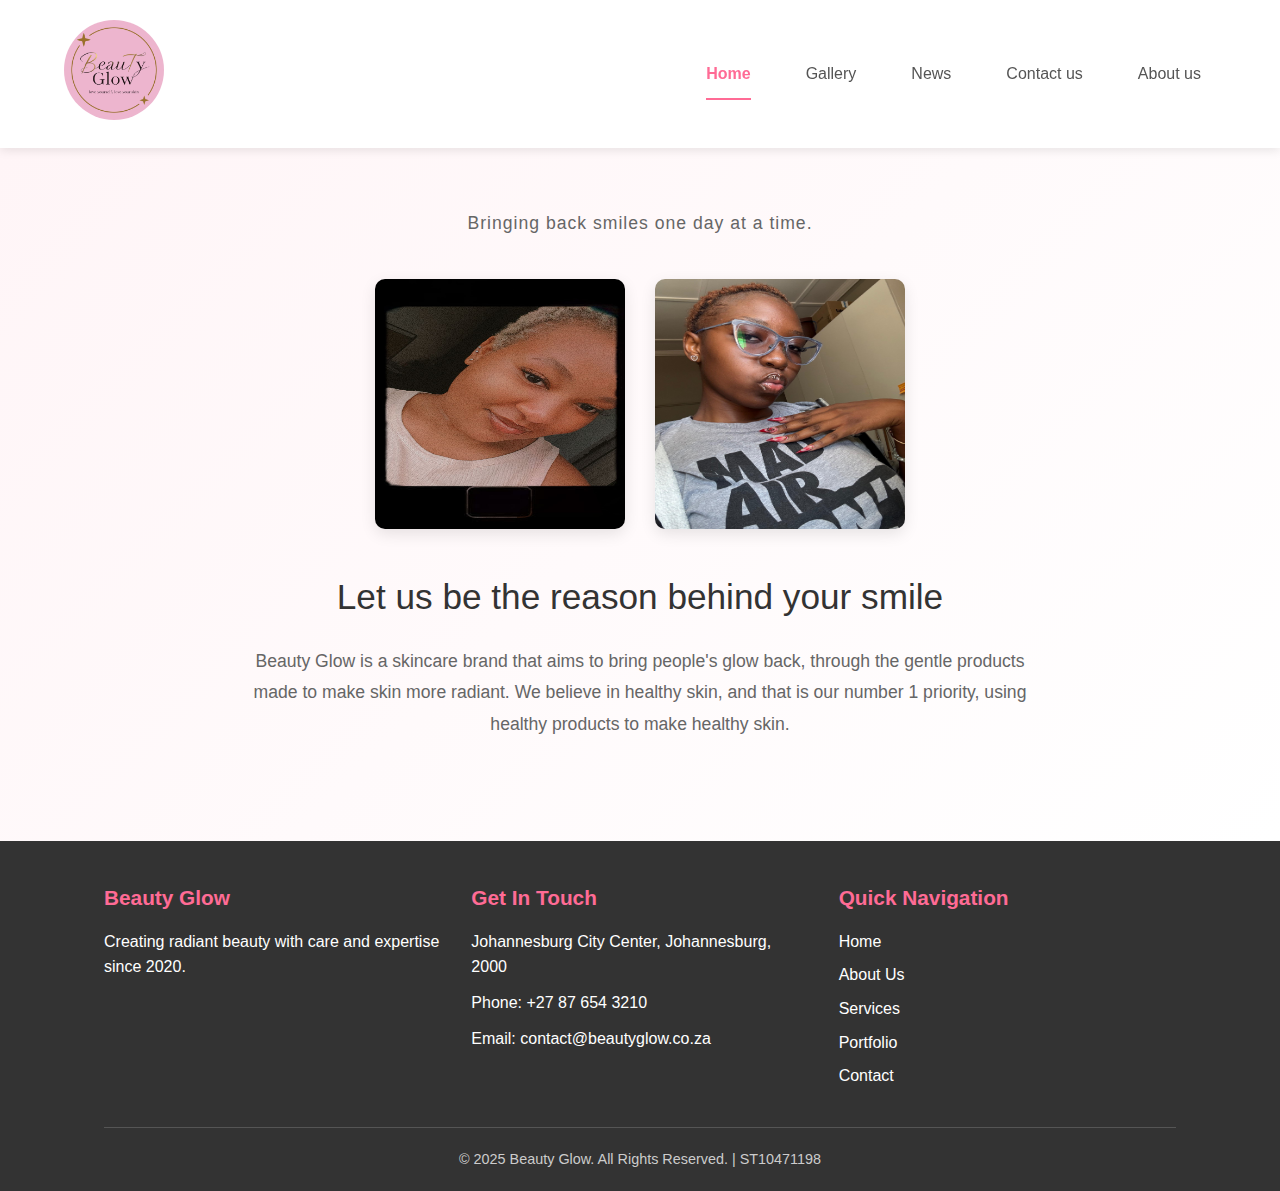
<file: index.html>
<!DOCTYPE html>
<html lang="en">
<head>
    <meta charset="UTF-8">
    <meta name="viewport" content="width=device-width, initial-scale=1.0">
    <title>Beauty Glow | Home</title>
    <link rel="stylesheet" href="CSS/index.css">
</head>
<body>
    <header>
        <div class="header-container">
            <div class="logo-container">
                <img src="Images/Logo.jpg" width="100" height="100" alt="Beauty Glow Logo">
            </div>
            <nav class="nav-container">
                <a href="./index.html" class="nav-link active">Home</a>
                <a href="./gallery.html" class="nav-link">Gallery</a>
                <a href="./news.html" class="nav-link">News</a>
                <a href="./contact.html" class="nav-link">Contact us</a>          
                <a href="./about.html" class="nav-link">About us</a> 
            </nav> 
        </div>
    </header>  
    <main>
        <div class="hero-section">
            <div class="hero-content">
                <p class="tagline">Bringing back smiles one day at a time.</p>
                <div class="image-container">
                    <img src="Images/WhatsApp Image 2025-08-21 at 12.50.28.jpeg" alt="Beauty product" height="250" width="250">
                    <img src="Images/WhatsApp Image 2025-08-21 at 13.50.33_f8673d35.jpg" alt="Beauty product" height="250" width="250">
                </div>
                <h2>Let us be the reason behind your smile</h2>
                <p>Beauty Glow is a skincare brand that aims to bring people's glow back, through the gentle products made to make skin more radiant. We believe in healthy skin, and that is our number 1 priority, using healthy products to make healthy skin.</p>
            </div>
        </div>
    </main>
    <footer>
        <div class="footer-container">
            <div class="footer-content">
                <div class="footer-section">
                    <h3>Beauty Glow</h3>
                    <p>Creating radiant beauty with care and expertise since 2020.</p>
                </div>
                <div class="footer-section">
                    <h3>Get In Touch</h3>
                    <p>Johannesburg City Center, Johannesburg, 2000</p>
                    <p>Phone: +27 87 654 3210</p>
                    <p>Email: contact@beautyglow.co.za</p>
                </div>
                <div class="footer-section">
                    <h3>Quick Navigation</h3>
                    <ul>
                        <li><a href="./index.html">Home</a></li>
                        <li><a href="./about.html">About Us</a></li>
                        <li><a href="./gallery.html">Services</a></li>
                        <li><a href="./gallery.html">Portfolio</a></li>
                        <li><a href="./contact.html">Contact</a></li>
                    </ul>
                </div>
            </div>
            <div class="footer-bottom">
                <p>&copy; 2025 Beauty Glow. All Rights Reserved. | ST10471198</p>
            </div>
        </div>
    </footer>
</body>
</html>
</file>
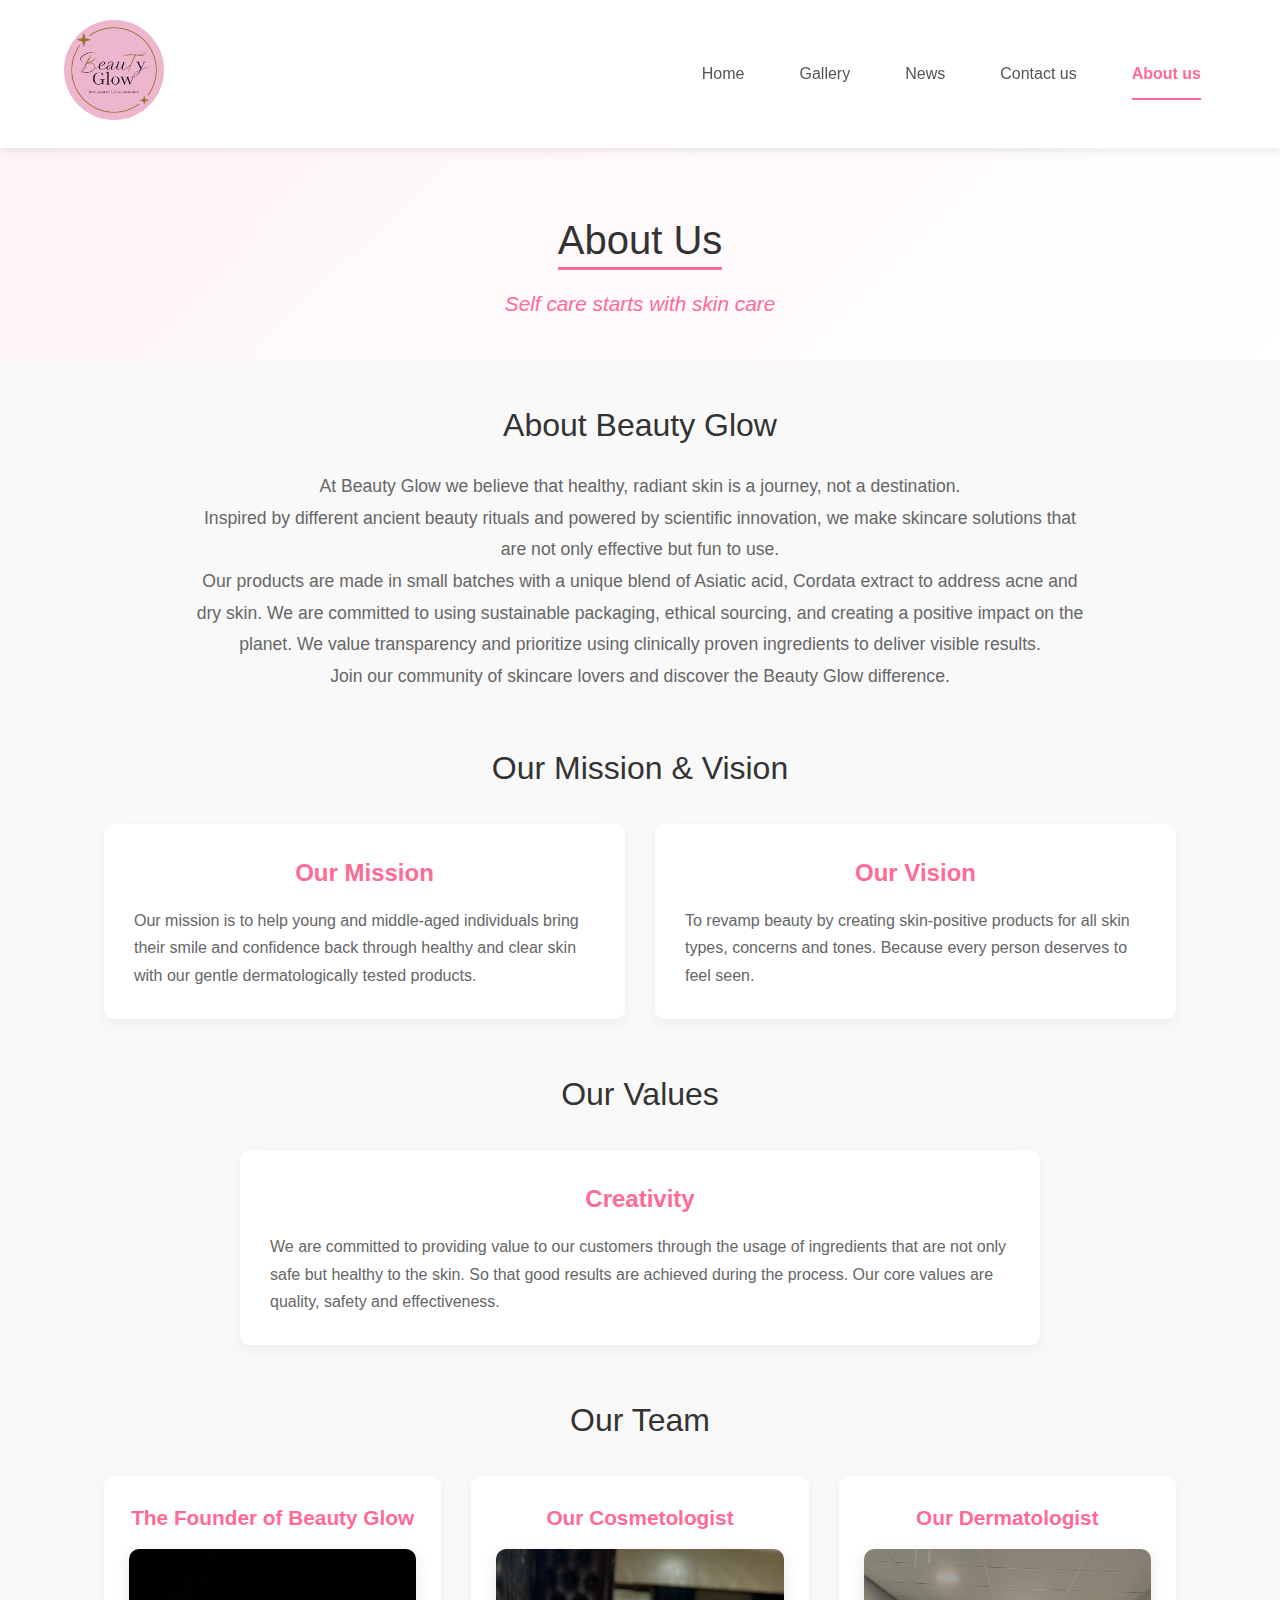
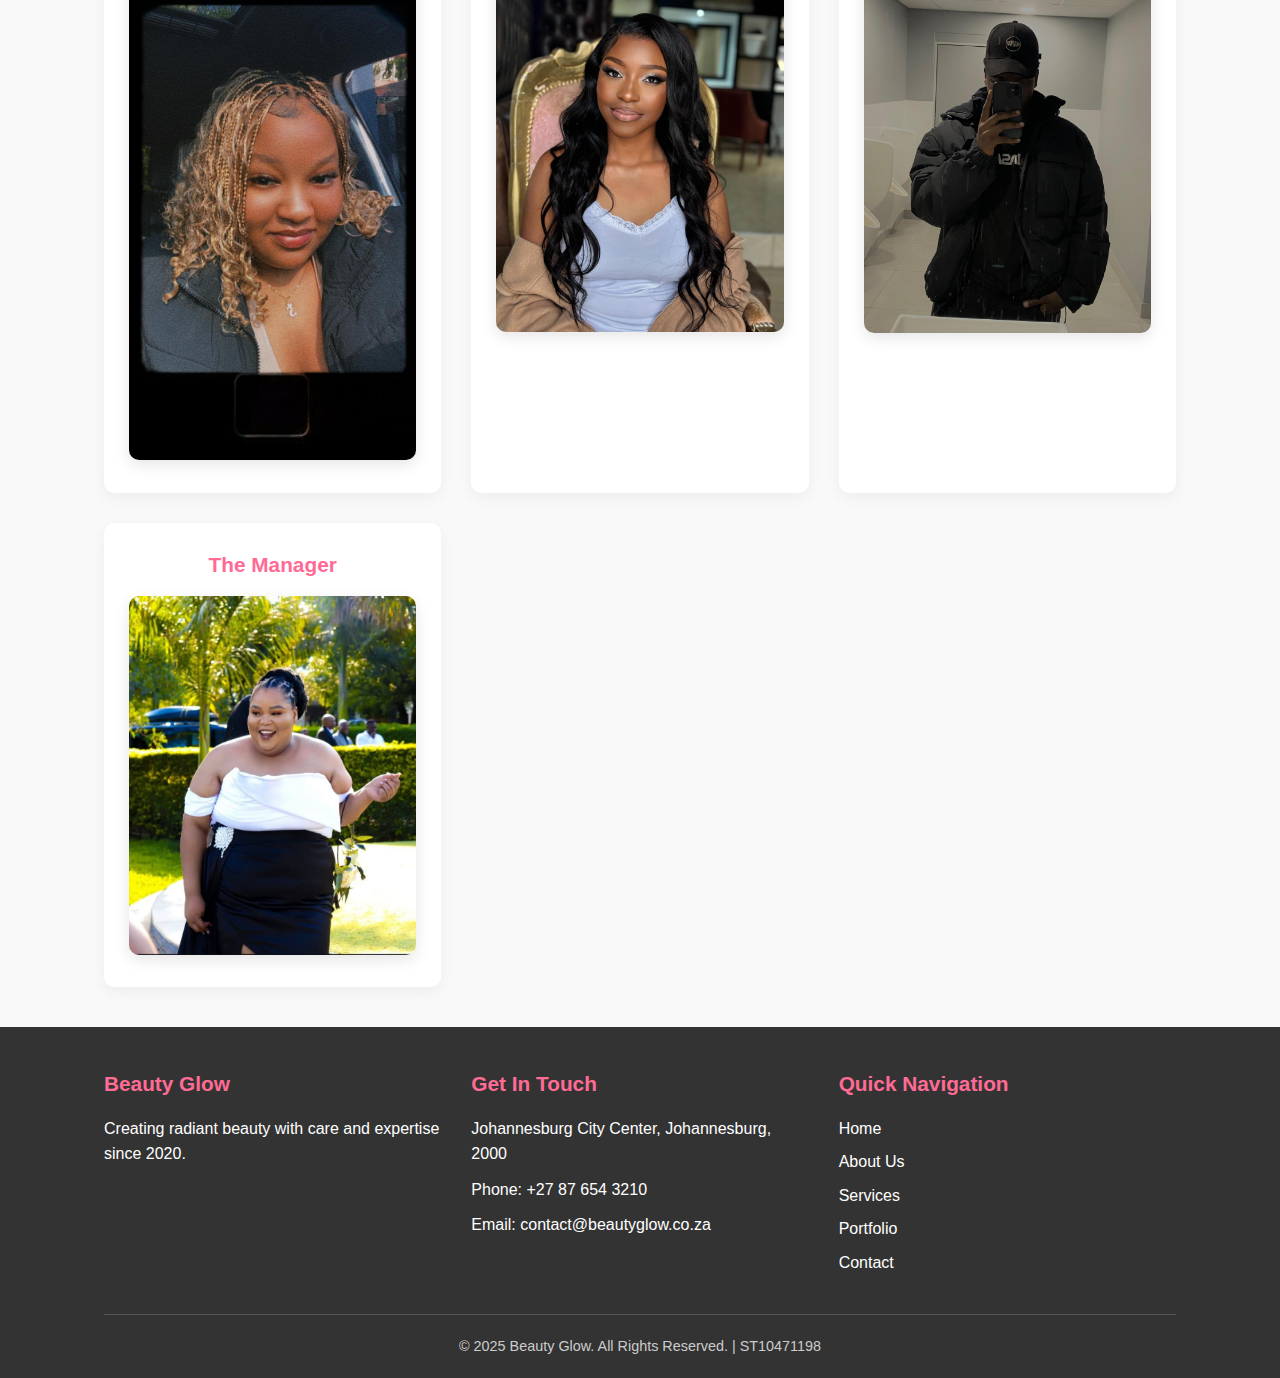
<file: about.html>
<!DOCTYPE html>
<html lang="en">
<head>
    <meta charset="UTF-8">
    <meta name="viewport" content="width=device-width, initial-scale=1.0">
    <title>Beauty Glow | About Us</title>
    <link rel="stylesheet" href="CSS/about.css">
</head>
<body>
    <header>
        <div class="header-container">
            <div class="logo-container">
                <img src="Images/Logo.jpg" width="100" height="100" alt="Beauty Glow Logo">
            </div>
            <nav class="nav-container">
                <a href="./index.html">Home</a>
                <a href="./gallery.html">Gallery</a>
                <a href="./news.html">News</a>
                <a href="./contact.html">Contact us</a>          
                <a href="./about.html" class="active">About us</a> 
            </nav> 
        </div>
    </header>

    <main>
        <div class="page-header">
            <h1><span class="underline">About Us</span></h1>
            <p class="tagline">Self care starts with skin care</p>
        </div>

        <div class="container">
            <section class="about-intro">
                <h2>About Beauty Glow</h2>
                <p>At Beauty Glow we believe that healthy, radiant skin is a journey, not a destination.<br>
                    Inspired by different ancient beauty rituals and powered by scientific innovation, we make skincare solutions that are not only effective but fun to use.<br>
                    Our products are made in small batches with a unique blend of Asiatic acid, Cordata extract to address acne and dry skin. We are committed to using sustainable packaging, ethical sourcing, and creating a positive impact on the planet. 
                    We value transparency and prioritize using clinically proven ingredients to deliver visible results.<br>
                    Join our community of skincare lovers and discover the Beauty Glow difference.</p>
            </section>

            <div class="mission-vision">
                <h2>Our Mission & Vision</h2>
                <div class="mv-container">
                    <div class="mission">
                        <h3>Our Mission</h3>
                        <p>Our mission is to help young and middle-aged individuals bring their smile and confidence back through healthy and clear skin with our gentle dermatologically tested products.</p>
                    </div>
                    <div class="vision">
                        <h3>Our Vision</h3>
                        <p>To revamp beauty by creating skin-positive products for all skin types, concerns and tones. Because every person deserves to feel seen.</p>
                    </div>
                </div>
            </div>

            <div class="values">
                <h2>Our Values</h2>
                <div class="values-container">
                    <div class="value-card">
                        <h3>Creativity</h3>
                        <p>We are committed to providing value to our customers through the usage of ingredients that are not only safe but healthy to the skin. So that good results are achieved during the process. Our core values are quality, safety and effectiveness.</p>
                    </div>
                </div>
            </div>

            <div class="team">
                <h2>Our Team</h2>
                <div class="team-container">
                    <div class="team-member">
                        <h3>The Founder of Beauty Glow</h3>
                        <img src="Images/WhatsApp Image 2025-08-25 at 23.10.07_d0c48fa0.jpg" alt="Founder of Beauty Glow" height="300" width="250">
                    </div>
                    <div class="team-member">
                        <h3>Our Cosmetologist</h3>
                        <img src="Images/WhatsApp Image 2025-08-25 at 23.09.21_90b1a6b1.jpg" alt="Cosmetologist" height="300" width="300">
                    </div>
                    <div class="team-member">
                        <h3>Our Dermatologist</h3>
                        <img src="Images/WhatsApp Image 2025-08-25 at 23.10.54_fabcdf73.jpg" alt="Dermatologist" height="300" width="300">
                    </div>
                    <div class="team-member">
                        <h3>The Manager</h3>
                        <img src="Images/WhatsApp Image 2025-08-25 at 23.17.27_24e3911d.jpg" alt="Manager" height="300" width="300">
                    </div>
                </div>
            </div>
        </div>
    </main>

    <footer>
        <div class="footer-container">
            <div class="footer-content">
                <div class="footer-section">
                    <h3>Beauty Glow</h3>
                    <p>Creating radiant beauty with care and expertise since 2020.</p>
                </div>
                <div class="footer-section">
                    <h3>Get In Touch</h3>
                    <p>Johannesburg City Center, Johannesburg, 2000</p>
                    <p>Phone: +27 87 654 3210</p>
                    <p>Email: contact@beautyglow.co.za</p>
                </div>
                <div class="footer-section">
                    <h3>Quick Navigation</h3>
                    <ul>
                        <li><a href="./index.html">Home</a></li>
                        <li><a href="./about.html">About Us</a></li>
                        <li><a href="./gallery.html">Services</a></li>
                        <li><a href="./gallery.html">Portfolio</a></li>
                        <li><a href="./contact.html">Contact</a></li>
                    </ul>
                </div>
            </div>
            <div class="footer-bottom">
                <p>&copy; 2025 Beauty Glow. All Rights Reserved. | ST10471198</p>
            </div>
        </div>
    </footer>
</body>
</html>
</file>
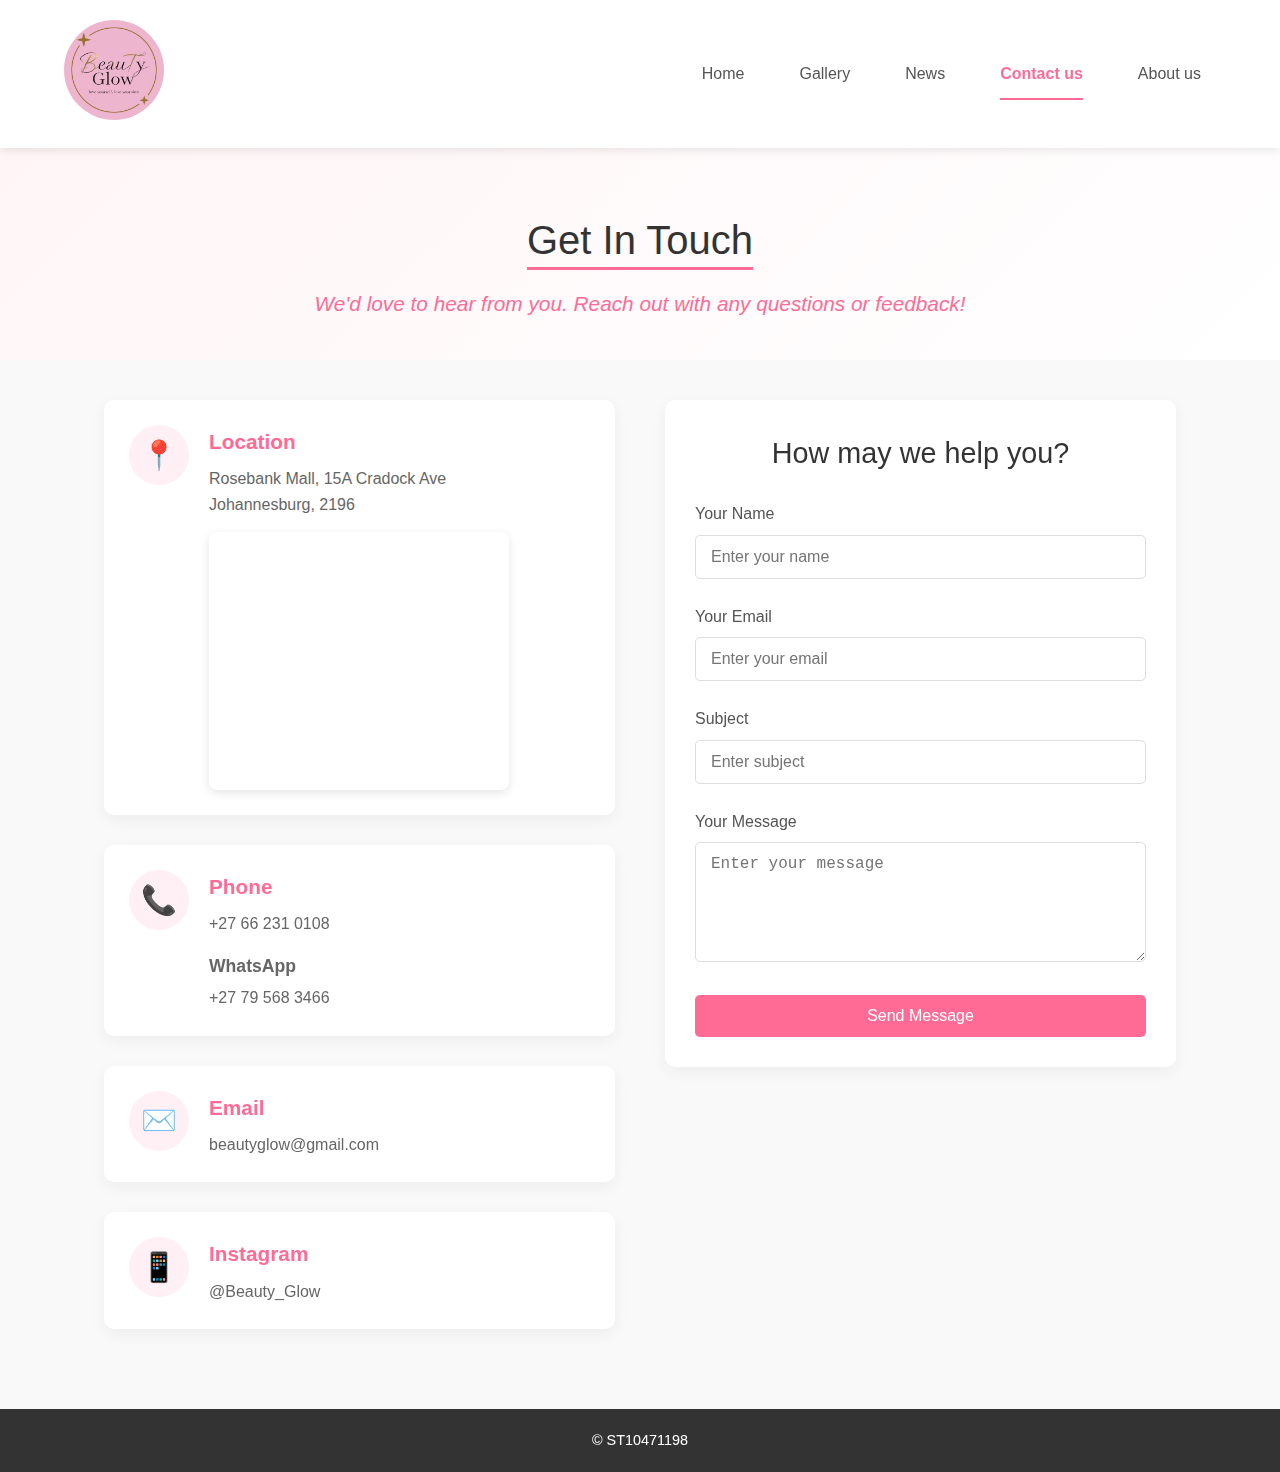
<file: contact.html>
<!DOCTYPE html>
<html lang="en">
<head>
    <meta charset="UTF-8">
    <meta name="viewport" content="width=device-width, initial-scale=1.0">
    <title>Beauty Glow | Get in Touch</title>
    <link rel="stylesheet" href="CSS/contact.css">
</head>
<body>
    <header>
        <div class="header-container">
            <div class="logo-container">
                <img src="Images/Logo.jpg" width="100" height="100" alt="Beauty Glow Logo">
            </div>
            <nav class="nav-container">
                <a href="./index.html">Home</a>
                <a href="./gallery.html">Gallery</a>
                <a href="./news.html">News</a>
                <a href="./contact.html" class="active">Contact us</a>          
                <a href="./about.html">About us</a> 
            </nav> 
        </div>
    </header>
    
    <main>
        <div class="page-header">
            <h1><span class="underline">Get In Touch</span></h1>
            <p class="tagline">We'd love to hear from you. Reach out with any questions or feedback!</p>
        </div>
        
        <div class="container">
            <div class="contact-content">
                <div class="contact-info">
                    <div class="info-item">
                        <div class="info-icon">📍</div>
                        <div class="info-details">
                            <h3>Location</h3>
                            <p>Rosebank Mall, 15A Cradock Ave<br>Johannesburg, 2196</p>
                            <div class="map-container">
                                <iframe src="https://www.google.com/maps/embed?pb=!1m18!1m12!1m3!1d3650213.240184523!2d27.967899283713344!3d-26.691310672979554!2m3!1f0!2f0!3f0!3m2!1i1024!2i768!4f13.1!3m3!1m2!1s0x1e950c8d37b50aaf%3A0x14ea91e5828c79e9!2sRosebank%20Mall!5e0!3m2!1sen!2sie!4v1756231025157!5m2!1sen!2sie" width="100%" height="250" style="border:0;" allowfullscreen="" loading="lazy" referrerpolicy="no-referrer-when-downgrade"></iframe>
                            </div>
                        </div>
                    </div>
                    
                    <div class="info-item">
                        <div class="info-icon">📞</div>
                        <div class="info-details">
                            <h3>Phone</h3>
                            <p>+27 66 231 0108</p>
                            <h4>WhatsApp</h4>
                            <p>+27 79 568 3466</p>
                        </div>
                    </div>
                    
                    <div class="info-item">
                        <div class="info-icon">✉️</div>
                        <div class="info-details">
                            <h3>Email</h3>
                            <p>beautyglow@gmail.com</p>
                        </div>
                    </div>
                    
                    <div class="info-item">
                        <div class="info-icon">📱</div>
                        <div class="info-details">
                            <h3>Instagram</h3>
                            <p>@Beauty_Glow</p>
                        </div>
                    </div>
                </div>
                
                <div class="contact-form-section">
                    <h2>How may we help you?</h2>
                    <div class="contact-form">
                        <form id="contactForm">
                            <div class="form-group">
                                <label for="name">Your Name</label>
                                <input type="text" id="name" class="form-control" placeholder="Enter your name" required>
                            </div>
                            
                            <div class="form-group">
                                <label for="email">Your Email</label>
                                <input type="email" id="email" class="form-control" placeholder="Enter your email" required>
                            </div>
                            
                            <div class="form-group">
                                <label for="subject">Subject</label>
                                <input type="text" id="subject" class="form-control" placeholder="Enter subject">
                            </div>
                            
                            <div class="form-group">
                                <label for="message">Your Message</label>
                                <textarea id="message" class="form-control" placeholder="Enter your message" rows="5" required></textarea>
                            </div>
                            
                            <button type="submit" class="btn">Send Message</button>
                        </form>
                    </div>
                </div>
            </div>
        </div>
    </main>
    
    <footer>
        <p>&copy; ST10471198</p>
    </footer>    
</body>
</html>
</file>
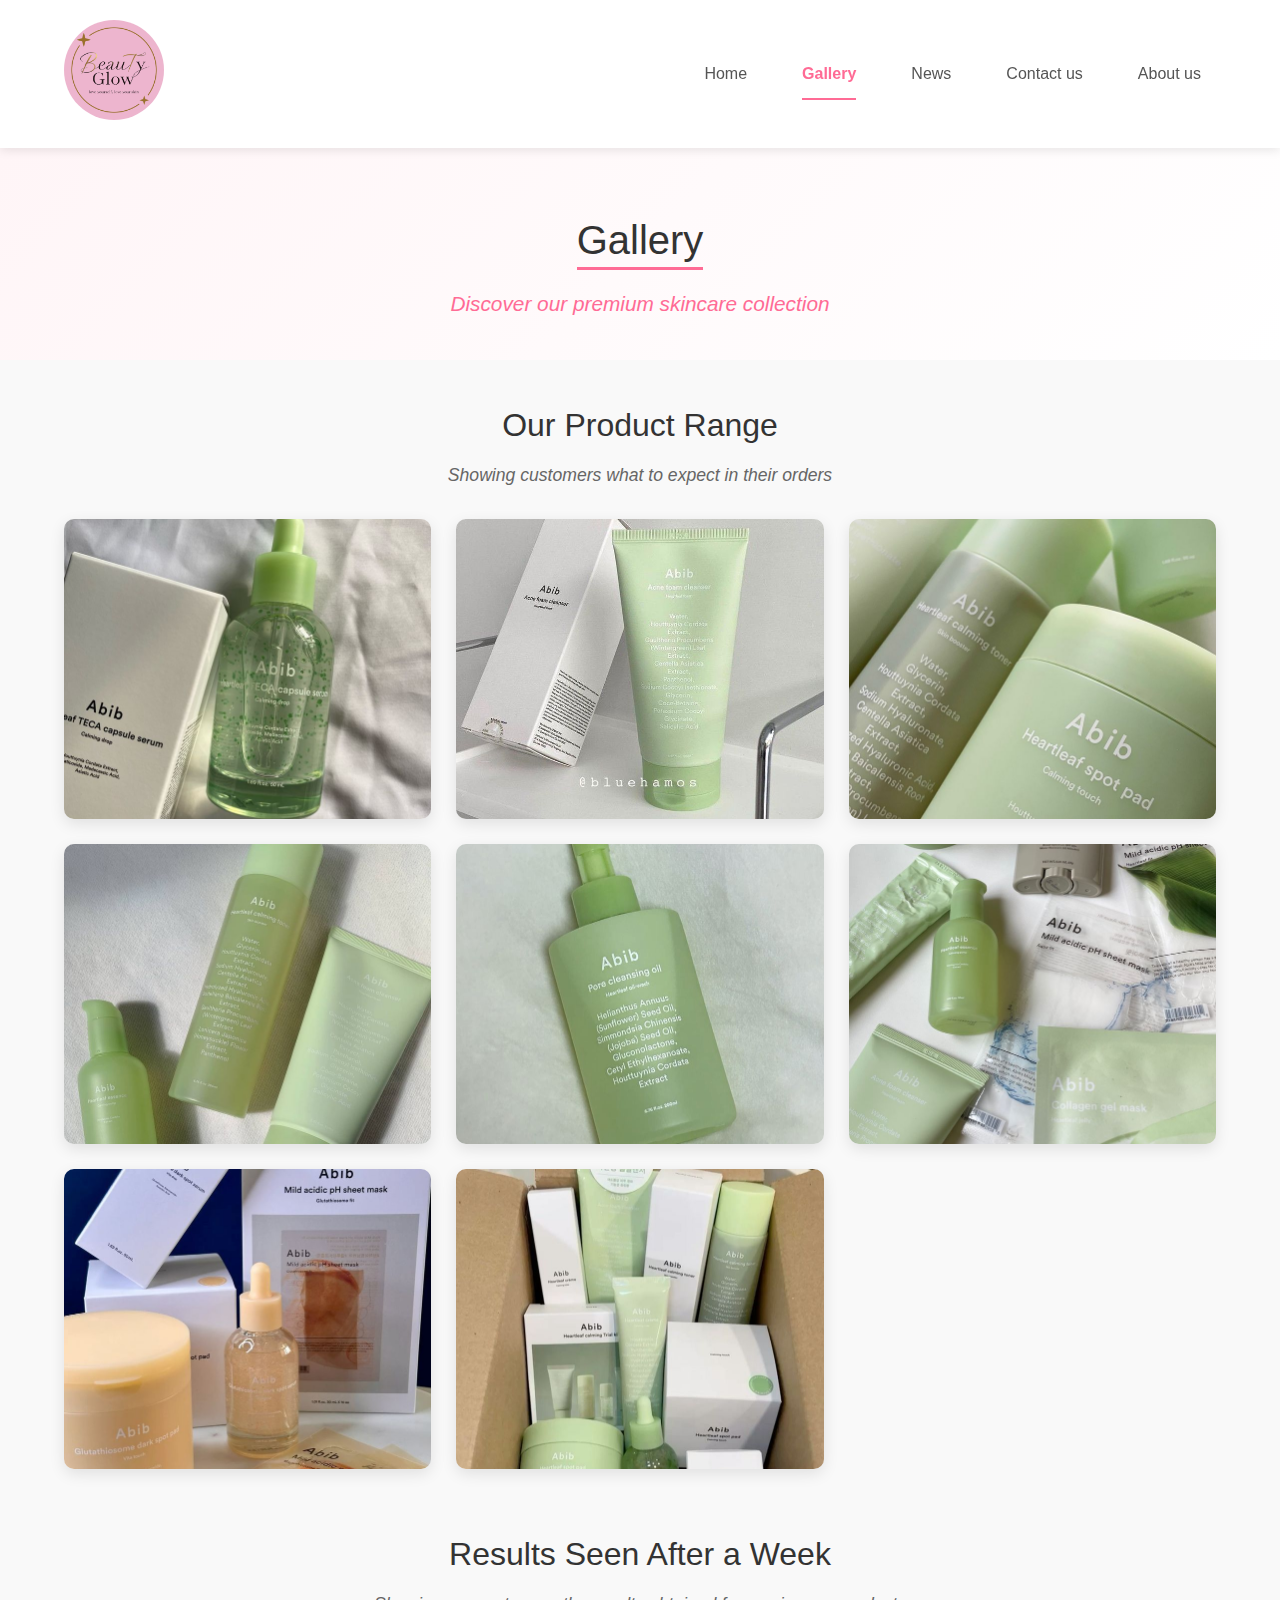
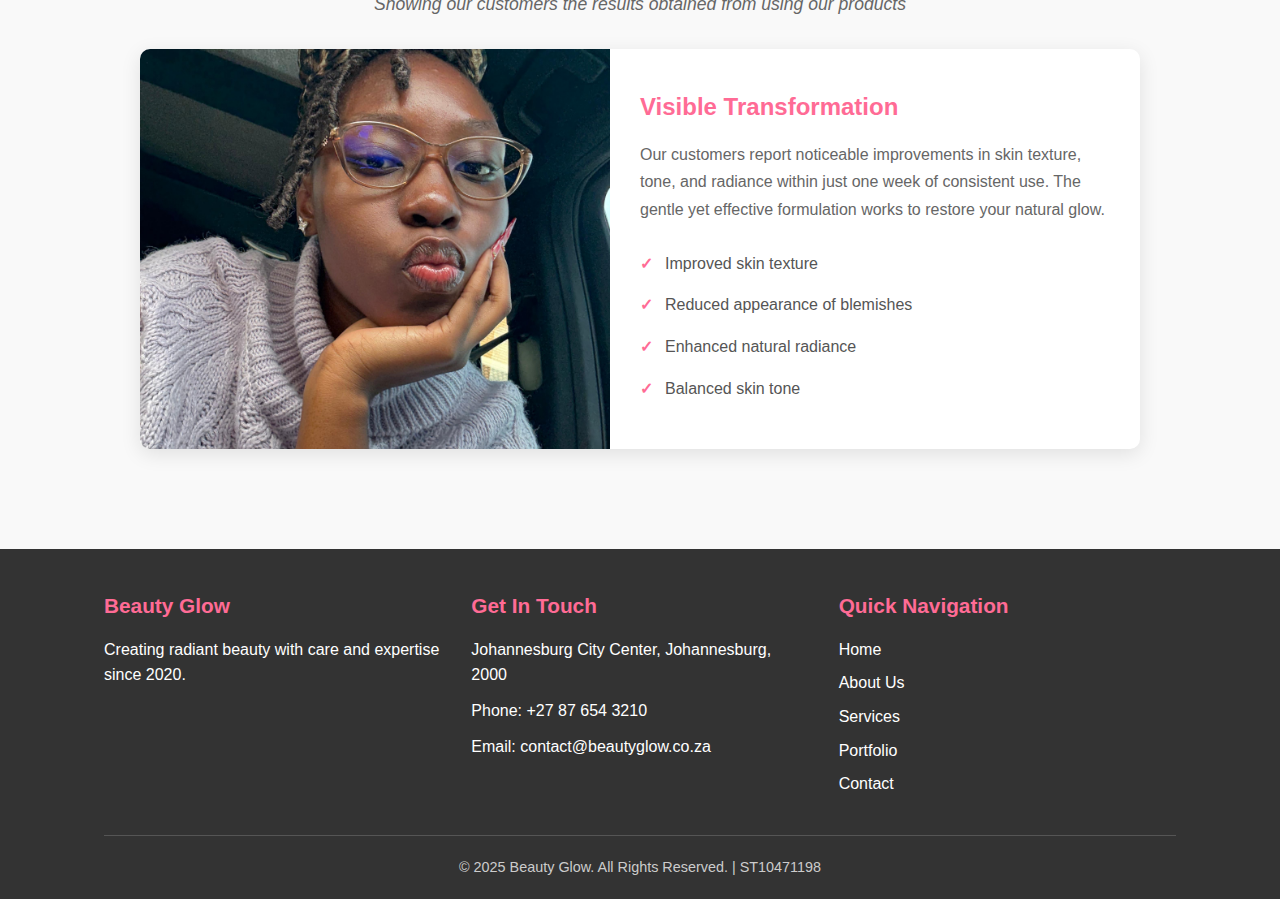
<file: gallery.html>
<!DOCTYPE html>
<html lang="en">
<head>
    <meta charset="UTF-8">
    <meta name="viewport" content="width=device-width, initial-scale=1.0">
    <title>Beauty Glow | Gallery</title>
    <link rel="stylesheet" href="CSS/gallery.css">
</head>
<body>
    <header>
        <div class="header-container">
            <div class="logo-container">
                <img src="Images/Logo.jpg" width="100" height="100" alt="Beauty Glow Logo">
            </div>
            <nav class="nav-container">
                <a href="./index.html">Home</a>
                <a href="./gallery.html" class="active">Gallery</a>
                <a href="./news.html">News</a>
                <a href="./contact.html">Contact us</a>          
                <a href="./about.html">About us</a>
            </nav> 
        </div>
    </header>

    <main>
        <div class="page-header">
            <h1><span class="underline">Gallery</span></h1>
            <p class="tagline">Discover our premium skincare collection</p>
        </div>

        <div class="container">
            <section class="gallery-section">
                <h2>Our Product Range</h2>
                <p class="section-description">Showing customers what to expect in their orders</p>
                
                <div class="gallery-grid">
                    <div class="gallery-item">
                        <img src="Images/WhatsApp Image 2025-08-21 at 12.13.34 (1).jpeg" alt="Beauty Glow Product 1">
                        <div class="image-overlay">
                            <p>Premium Skincare Solution</p>
                        </div>
                    </div>
                    <div class="gallery-item">
                        <img src="Images/WhatsApp Image 2025-08-21 at 12.13.34 (2).jpeg" alt="Beauty Glow Product 2">
                        <div class="image-overlay">
                            <p>Natural Ingredients</p>
                        </div>
                    </div>
                    <div class="gallery-item">
                        <img src="Images/WhatsApp Image 2025-08-21 at 12.13.34 (3).jpeg" alt="Beauty Glow Product 3">
                        <div class="image-overlay">
                            <p>Dermatologically Tested</p>
                        </div>
                    </div>
                    <div class="gallery-item">
                        <img src="Images/WhatsApp Image 2025-08-21 at 12.13.34 (4).jpeg" alt="Beauty Glow Product 4">
                        <div class="image-overlay">
                            <p>Gentle Formulation</p>
                        </div>
                    </div>
                    <div class="gallery-item">
                        <img src="Images/WhatsApp Image 2025-08-21 at 12.13.34 (5).jpeg" alt="Beauty Glow Product 5">
                        <div class="image-overlay">
                            <p>Visible Results</p>
                        </div>
                    </div>
                    <div class="gallery-item">
                        <img src="Images/WhatsApp Image 2025-08-21 at 12.13.34 (6).jpeg" alt="Beauty Glow Product 6">
                        <div class="image-overlay">
                            <p>Skin Renewal</p>
                        </div>
                    </div>
                    <div class="gallery-item">
                        <img src="Images/WhatsApp Image 2025-08-21 at 12.13.34 (7).jpeg" alt="Beauty Glow Product 7">
                        <div class="image-overlay">
                            <p>Radiant Complexion</p>
                        </div>
                    </div>
                    <div class="gallery-item">
                        <img src="Images/WhatsApp Image 2025-08-21 at 12.13.34.jpeg" alt="Beauty Glow Product 8">
                        <div class="image-overlay">
                            <p>Complete Care</p>
                        </div>
                    </div>
                </div>
            </section>

            <section class="results-section">
                <h2>Results Seen After a Week</h2>
                <p class="section-description">Showing our customers the results obtained from using our products</p>
                
                <div class="results-container">
                    <div class="result-item">
                        <img src="Images/WhatsApp Image 2025-08-21 at 13.50.33_96a91c10.jpg" alt="Results after using Beauty Glow products">
                        <div class="result-info">
                            <h3>Visible Transformation</h3>
                            <p>Our customers report noticeable improvements in skin texture, tone, and radiance within just one week of consistent use. The gentle yet effective formulation works to restore your natural glow.</p>
                            <ul>
                                <li>Improved skin texture</li>
                                <li>Reduced appearance of blemishes</li>
                                <li>Enhanced natural radiance</li>
                                <li>Balanced skin tone</li>
                            </ul>
                        </div>
                    </div>
                </div>
            </section>
        </div>
    </main>

    <footer>
        <div class="footer-container">
            <div class="footer-content">
                <div class="footer-section">
                    <h3>Beauty Glow</h3>
                    <p>Creating radiant beauty with care and expertise since 2020.</p>
                </div>
                <div class="footer-section">
                    <h3>Get In Touch</h3>
                    <p>Johannesburg City Center, Johannesburg, 2000</p>
                    <p>Phone: +27 87 654 3210</p>
                    <p>Email: contact@beautyglow.co.za</p>
                </div>
                <div class="footer-section">
                    <h3>Quick Navigation</h3>
                    <ul>
                        <li><a href="./index.html">Home</a></li>
                        <li><a href="./about.html">About Us</a></li>
                        <li><a href="./gallery.html">Services</a></li>
                        <li><a href="./gallery.html">Portfolio</a></li>
                        <li><a href="./contact.html">Contact</a></li>
                    </ul>
                </div>
            </div>
            <div class="footer-bottom">
                <p>&copy; 2025 Beauty Glow. All Rights Reserved. | ST10471198</p>
            </div>
        </div>
    </footer>
</body>
</html>
</file>
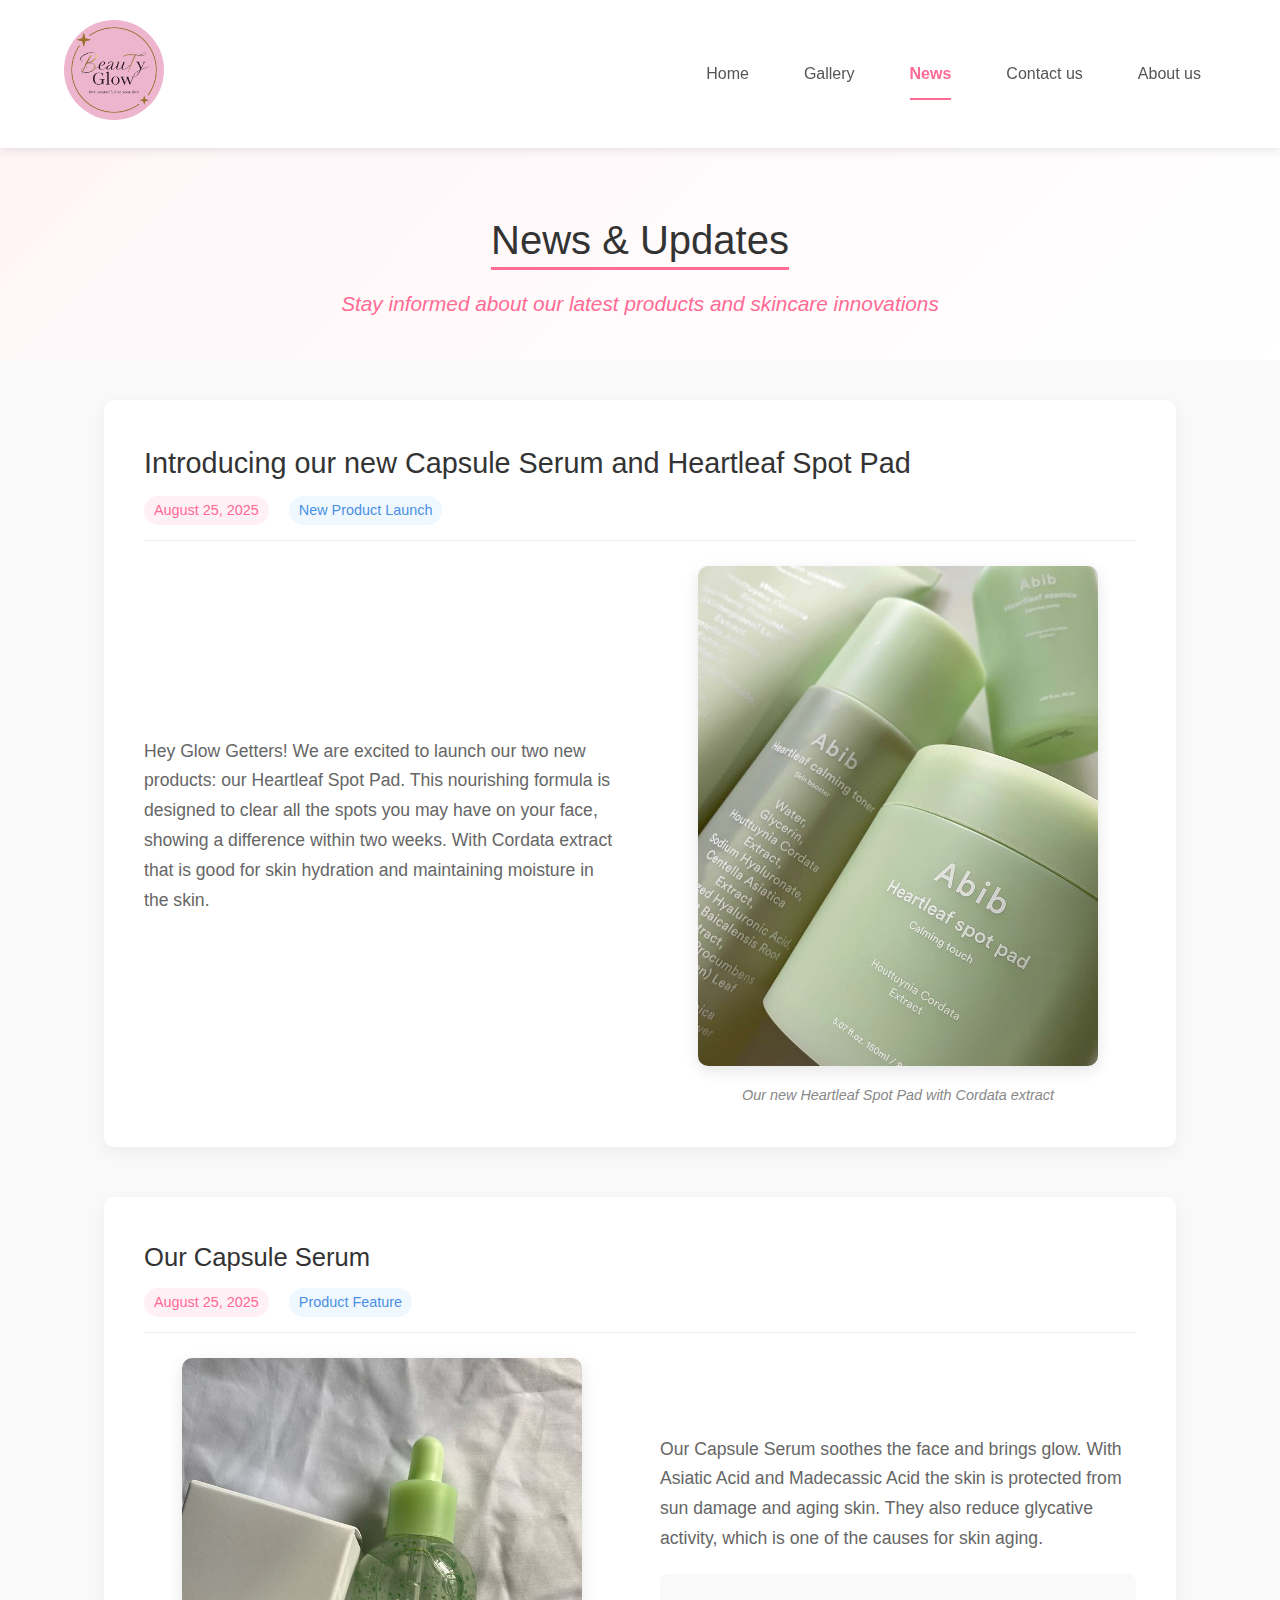
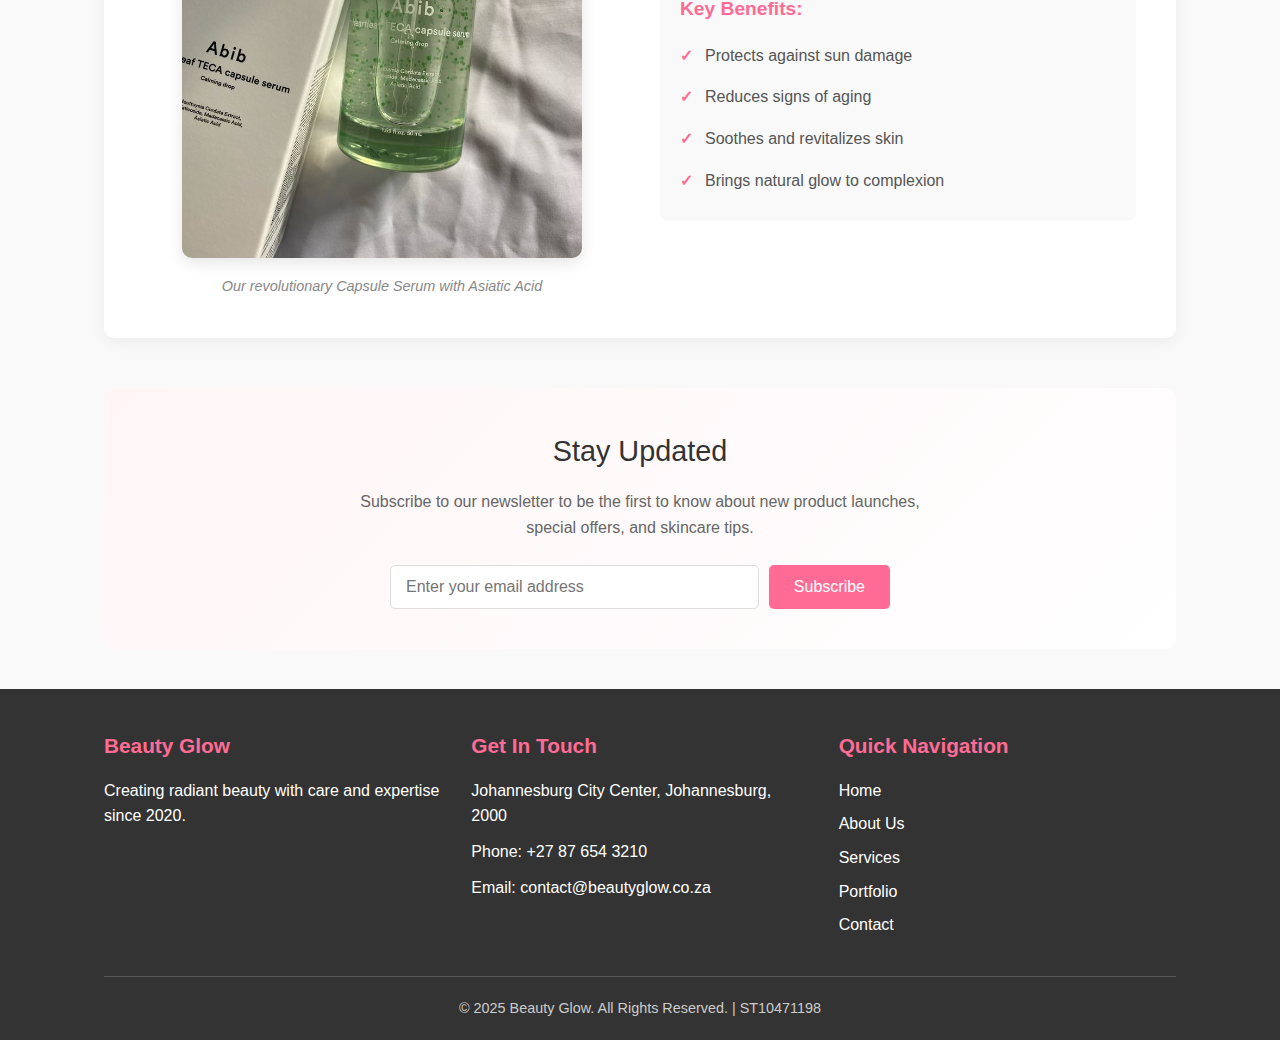
<file: news.html>
<!DOCTYPE html>
<html lang="en">
<head>
    <meta charset="UTF-8">
    <meta name="viewport" content="width=device-width, initial-scale=1.0">
    <title>Beauty Glow | News</title>
    <link rel="stylesheet" href="CSS/news.css">
</head>
<body>
    <header>
        <div class="header-container">
            <div class="logo-container">
                <img src="Images/Logo.jpg" width="100" height="100" alt="Beauty Glow Logo">
            </div>
            <nav class="nav-container">
                <a href="./index.html">Home</a>
                <a href="./gallery.html">Gallery</a>
                <a href="./news.html" class="active">News</a>
                <a href="./contact.html">Contact us</a>          
                <a href="./about.html">About us</a>
            </nav> 
        </div>
    </header>

    <main>
        <div class="page-header">
            <h1><span class="underline">News & Updates</span></h1>
            <p class="tagline">Stay informed about our latest products and skincare innovations</p>
        </div>

        <div class="container">
            <!--this is where we show our customers our new releases and what the products do-->
            <article class="news-article">
                <div class="article-header">
                    <h2>Introducing our new Capsule Serum and Heartleaf Spot Pad</h2>
                    <div class="article-meta">
                        <span class="date">August 25, 2025</span>
                        <span class="category">New Product Launch</span>
                    </div>
                </div>
                
                <div class="article-content">
                    <div class="text-content">
                        <p>Hey Glow Getters! We are excited to launch our two new products: our Heartleaf Spot Pad. This nourishing formula is designed to clear all the spots you may have on your face, showing a difference within two weeks. With Cordata extract that is good for skin hydration and maintaining moisture in the skin.</p>
                    </div>
                    <div class="image-content">
                        <img src="Images/WhatsApp Image 2025-08-21 at 12.13.34 (3).jpeg" alt="Heartleaf Spot Pad" class="product-image">
                        <p class="image-caption">Our new Heartleaf Spot Pad with Cordata extract</p>
                    </div>
                </div>
            </article>

            <article class="news-article">
                <div class="article-header">
                    <h3>Our Capsule Serum</h3>
                    <div class="article-meta">
                        <span class="date">August 25, 2025</span>
                        <span class="category">Product Feature</span>
                    </div>
                </div>
                
                <div class="article-content reverse">
                    <div class="text-content">
                        <p>Our Capsule Serum soothes the face and brings glow. With Asiatic Acid and Madecassic Acid the skin is protected from sun damage and aging skin. They also reduce glycative activity, which is one of the causes for skin aging.</p>
                        <div class="benefits">
                            <h4>Key Benefits:</h4>
                            <ul>
                                <li>Protects against sun damage</li>
                                <li>Reduces signs of aging</li>
                                <li>Soothes and revitalizes skin</li>
                                <li>Brings natural glow to complexion</li>
                            </ul>
                        </div>
                    </div>
                    <div class="image-content">
                        <img src="Images/WhatsApp Image 2025-08-21 at 12.13.34 (1).jpeg" alt="Capsule Serum" class="product-image">
                        <p class="image-caption">Our revolutionary Capsule Serum with Asiatic Acid</p>
                    </div>
                </div>
            </article>

            <section class="newsletter">
                <div class="newsletter-container">
                    <h3>Stay Updated</h3>
                    <p>Subscribe to our newsletter to be the first to know about new product launches, special offers, and skincare tips.</p>
                    <form class="newsletter-form">
                        <input type="email" placeholder="Enter your email address" required>
                        <button type="submit">Subscribe</button>
                    </form>
                </div>
            </section>
        </div>
    </main>

    <footer>
        <div class="footer-container">
            <div class="footer-content">
                <div class="footer-section">
                    <h3>Beauty Glow</h3>
                    <p>Creating radiant beauty with care and expertise since 2020.</p>
                </div>
                <div class="footer-section">
                    <h3>Get In Touch</h3>
                    <p>Johannesburg City Center, Johannesburg, 2000</p>
                    <p>Phone: +27 87 654 3210</p>
                    <p>Email: contact@beautyglow.co.za</p>
                </div>
                <div class="footer-section">
                    <h3>Quick Navigation</h3>
                    <ul>
                        <li><a href="./index.html">Home</a></li>
                        <li><a href="./about.html">About Us</a></li>
                        <li><a href="./gallery.html">Services</a></li>
                        <li><a href="./gallery.html">Portfolio</a></li>
                        <li><a href="./contact.html">Contact</a></li>
                    </ul>
                </div>
            </div>
            <div class="footer-bottom">
                <p>&copy; 2025 Beauty Glow. All Rights Reserved. | ST10471198</p>
            </div>
        </div>
    </footer>
</body>
</html>
</file>
<file: CSS/index.css>
/* Reset and Base Styles */
* {
    margin: 0;
    padding: 0;
    box-sizing: border-box;
}

body {
    font-family: 'Arial', sans-serif;
    line-height: 1.6;
    color: #333;
    background-color: #ff6b95;
    display: flex;
    flex-direction: column;
    min-height: 100vh;
}

main {
    flex: 1;
}

/* Header Styles */
.header-container {
    display: flex;
    justify-content: space-between;
    align-items: center;
    padding: 20px 5%;
    background-color: #fff;
    box-shadow: 0 2px 10px rgba(0, 0, 0, 0.1);
    position: sticky;
    top: 0;
    z-index: 100;
}

.logo-container img {
    border-radius: 50%;
    transition: transform 0.3s ease;
}

.logo-container img:hover {
    transform: scale(1.05);
}

.nav-container {
    display: flex;
    gap: 25px;
}

.nav-link {
    text-decoration: none;
    color: #555;
    font-weight: 500;
    padding: 8px 15px;
    border-radius: 4px;
    transition: all 0.3s ease;
    position: relative;
}

.nav-link:hover {
    color: #ff6b95;
    background-color: #fff0f5;
}

.nav-link.active {
    color: #ff6b95;
    font-weight: bold;
}

.nav-link.active::after {
    content: '';
    position: absolute;
    bottom: -5px;
    left: 15px;
    width: calc(100% - 30px);
    height: 2px;
    background-color: #ff6b95;
}

/* Main Content Styles */
.hero-section {
    padding: 60px 5%;
    text-align: center;
    background: linear-gradient(135deg, #fff5f7 0%, #fff 100%);
}

.hero-content {
    max-width: 1200px;
    margin: 0 auto;
}

.tagline {
    font-size: 1.8rem;
    color: #ff6b95;
    margin-bottom: 30px;
    font-weight: 300;
    letter-spacing: 1px;
}

.image-container {
    display: flex;
    justify-content: center;
    gap: 30px;
    margin: 40px 0;
    flex-wrap: wrap;
}

.image-container img {
    border-radius: 10px;
    box-shadow: 0 5px 15px rgba(0, 0, 0, 0.1);
    transition: transform 0.3s ease, box-shadow 0.3s ease;
}

.image-container img:hover {
    transform: translateY(-5px);
    box-shadow: 0 10px 20px rgba(0, 0, 0, 0.15);
}

.hero-content h2 {
    font-size: 2.2rem;
    color: #333;
    margin: 30px 0 20px;
    font-weight: 400;
}

.hero-content p {
    font-size: 1.1rem;
    color: #666;
    max-width: 800px;
    margin: 0 auto 40px;
    line-height: 1.8;
}

/* Footer Styles */
footer {
    background-color: #333;
    color: #fff;
    padding: 40px 0 20px;
}

.footer-container {
    max-width: 1200px;
    margin: 0 auto;
    padding: 0 5%;
}

.footer-content {
    display: flex;
    justify-content: space-between;
    flex-wrap: wrap;
    gap: 30px;
    margin-bottom: 30px;
}

.footer-section {
    flex: 1;
    min-width: 250px;
}

.footer-section h3 {
    font-size: 1.3rem;
    margin-bottom: 15px;
    color: #ff6b95;
    font-weight: 600;
}

.footer-section p {
    margin-bottom: 10px;
    line-height: 1.6;
}

.footer-section ul {
    list-style: none;
}

.footer-section ul li {
    margin-bottom: 8px;
}

.footer-section ul li a {
    color: #fff;
    text-decoration: none;
    transition: color 0.3s ease;
}

.footer-section ul li a:hover {
    color: #ff6b95;
}

.footer-bottom {
    text-align: center;
    padding-top: 20px;
    border-top: 1px solid #555;
    font-size: 0.9rem;
    color: #ccc;
}

/* Responsive Design */
@media (max-width: 768px) {
    .header-container {
        flex-direction: column;
        padding: 15px 5%;
    }
    
    .nav-container {
        margin-top: 15px;
        flex-wrap: wrap;
        justify-content: center;
        gap: 15px;
    }
    
    .tagline {
        font-size: 1.5rem;
    }
    
    .hero-content h2 {
        font-size: 1.8rem;
    }
    
    .image-container {
        gap: 20px;
    }
    
    .image-container img {
        width: 100%;
        max-width: 300px;
        height: auto;
    }
    
    .footer-content {
        flex-direction: column;
        gap: 20px;
    }
}

@media (max-width: 480px) {
    .nav-container {
        flex-direction: column;
        align-items: center;
        gap: 10px;
    }
    
    .tagline {
        font-size: 1.3rem;
    }
    
    .hero-content h2 {
        font-size: 1.5rem;
    }
    
    .hero-content p {
        font-size: 1rem;
    }
    
    .footer-section {
        min-width: 100%;
    }
}
</file>
<file: CSS/about.css>
/* Reset and Base Styles */
* {
    margin: 0;
    padding: 0;
    box-sizing: border-box;
}

body {
    font-family: 'Arial', sans-serif;
    line-height: 1.6;
    color: #333;
    background-color: #f9f9f9;
    display: flex;
    flex-direction: column;
    min-height: 100vh;
}

main {
    flex: 1;
}

/* Header Styles */
.header-container {
    display: flex;
    justify-content: space-between;
    align-items: center;
    padding: 20px 5%;
    background-color: #fff;
    box-shadow: 0 2px 10px rgba(0, 0, 0, 0.1);
    position: sticky;
    top: 0;
    z-index: 100;
}

.logo-container img {
    border-radius: 50%;
    transition: transform 0.3s ease;
}

.logo-container img:hover {
    transform: scale(1.05);
}

.nav-container {
    display: flex;
    gap: 25px;
}

.nav-container a {
    text-decoration: none;
    color: #555;
    font-weight: 500;
    padding: 8px 15px;
    border-radius: 4px;
    transition: all 0.3s ease;
    position: relative;
}

.nav-container a:hover {
    color: #ff6b95;
    background-color: #fff0f5;
}

.nav-container a.active {
    color: #ff6b95;
    font-weight: bold;
}

.nav-container a.active::after {
    content: '';
    position: absolute;
    bottom: -5px;
    left: 15px;
    width: calc(100% - 30px);
    height: 2px;
    background-color: #ff6b95;
}

/* Page Header */
.page-header {
    text-align: center;
    padding: 60px 5% 40px;
    background: linear-gradient(135deg, #fff5f7 0%, #fff 100%);
}

.page-header h1 {
    font-size: 2.5rem;
    color: #333;
    margin-bottom: 15px;
    font-weight: 400;
}

.underline {
    border-bottom: 3px solid #ff6b95;
    padding-bottom: 5px;
}

.tagline {
    font-size: 1.3rem;
    color: #ff6b95;
    font-style: italic;
}

/* Container */
.container {
    max-width: 1200px;
    margin: 0 auto;
    padding: 40px 5%;
}

/* About Intro */
.about-intro {
    margin-bottom: 50px;
    text-align: center;
}

.about-intro h2 {
    font-size: 2rem;
    color: #333;
    margin-bottom: 20px;
    font-weight: 400;
}

.about-intro p {
    font-size: 1.1rem;
    color: #666;
    line-height: 1.8;
    max-width: 900px;
    margin: 0 auto;
}

/* Mission & Vision */
.mission-vision {
    margin-bottom: 50px;
}

.mission-vision h2 {
    text-align: center;
    font-size: 2rem;
    color: #333;
    margin-bottom: 30px;
    font-weight: 400;
}

.mv-container {
    display: flex;
    gap: 30px;
    flex-wrap: wrap;
    justify-content: center;
}

.mission, .vision {
    flex: 1;
    min-width: 300px;
    background-color: #fff;
    padding: 30px;
    border-radius: 10px;
    box-shadow: 0 5px 15px rgba(0, 0, 0, 0.05);
    transition: transform 0.3s ease;
}

.mission:hover, .vision:hover {
    transform: translateY(-5px);
}

.mission h3, .vision h3 {
    color: #ff6b95;
    font-size: 1.5rem;
    margin-bottom: 15px;
    text-align: center;
}

.mission p, .vision p {
    color: #666;
    line-height: 1.7;
}

/* Values */
.values {
    margin-bottom: 50px;
}

.values h2 {
    text-align: center;
    font-size: 2rem;
    color: #333;
    margin-bottom: 30px;
    font-weight: 400;
}

.values-container {
    display: flex;
    justify-content: center;
}

.value-card {
    background-color: #fff;
    padding: 30px;
    border-radius: 10px;
    box-shadow: 0 5px 15px rgba(0, 0, 0, 0.05);
    max-width: 800px;
    transition: transform 0.3s ease;
}

.value-card:hover {
    transform: translateY(-5px);
}

.value-card h3 {
    color: #ff6b95;
    font-size: 1.5rem;
    margin-bottom: 15px;
    text-align: center;
}

.value-card p {
    color: #666;
    line-height: 1.7;
}

/* Team */
.team h2 {
    text-align: center;
    font-size: 2rem;
    color: #333;
    margin-bottom: 30px;
    font-weight: 400;
}

.team-container {
    display: grid;
    grid-template-columns: repeat(auto-fit, minmax(280px, 1fr));
    gap: 30px;
}

.team-member {
    background-color: #fff;
    padding: 25px;
    border-radius: 10px;
    box-shadow: 0 5px 15px rgba(0, 0, 0, 0.05);
    text-align: center;
    transition: transform 0.3s ease;
}

.team-member:hover {
    transform: translateY(-5px);
}

.team-member h3 {
    color: #ff6b95;
    font-size: 1.3rem;
    margin-bottom: 15px;
}

.team-member img {
    border-radius: 10px;
    width: 100%;
    height: auto;
    max-width: 300px;
    box-shadow: 0 5px 15px rgba(0, 0, 0, 0.1);
}

/* Footer Styles */
footer {
    background-color: #333;
    color: #fff;
    padding: 40px 0 20px;
}

.footer-container {
    max-width: 1200px;
    margin: 0 auto;
    padding: 0 5%;
}

.footer-content {
    display: flex;
    justify-content: space-between;
    flex-wrap: wrap;
    gap: 30px;
    margin-bottom: 30px;
}

.footer-section {
    flex: 1;
    min-width: 250px;
}

.footer-section h3 {
    font-size: 1.3rem;
    margin-bottom: 15px;
    color: #ff6b95;
    font-weight: 600;
}

.footer-section p {
    margin-bottom: 10px;
    line-height: 1.6;
}

.footer-section ul {
    list-style: none;
}

.footer-section ul li {
    margin-bottom: 8px;
}

.footer-section ul li a {
    color: #fff;
    text-decoration: none;
    transition: color 0.3s ease;
}

.footer-section ul li a:hover {
    color: #ff6b95;
}

.footer-bottom {
    text-align: center;
    padding-top: 20px;
    border-top: 1px solid #555;
    font-size: 0.9rem;
    color: #ccc;
}

/* Responsive Design */
@media (max-width: 768px) {
    .header-container {
        flex-direction: column;
        padding: 15px 5%;
    }
    
    .nav-container {
        margin-top: 15px;
        flex-wrap: wrap;
        justify-content: center;
        gap: 15px;
    }
    
    .page-header h1 {
        font-size: 2rem;
    }
    
    .tagline {
        font-size: 1.1rem;
    }
    
    .mv-container {
        flex-direction: column;
    }
    
    .mission, .vision {
        min-width: 100%;
    }
    
    .team-container {
        grid-template-columns: 1fr;
    }
    
    .footer-content {
        flex-direction: column;
        gap: 20px;
    }
}

@media (max-width: 480px) {
    .nav-container {
        flex-direction: column;
        align-items: center;
        gap: 10px;
    }
    
    .page-header {
        padding: 40px 5% 30px;
    }
    
    .page-header h1 {
        font-size: 1.8rem;
    }
    
    .tagline {
        font-size: 1rem;
    }
    
    .container {
        padding: 30px 5%;
    }
    
    .about-intro h2, .mission-vision h2, .values h2, .team h2 {
        font-size: 1.6rem;
    }
    
    .about-intro p, .mission p, .vision p, .value-card p {
        font-size: 1rem;
    }
    
    .footer-section {
        min-width: 100%;
    }
}
</file>
<file: CSS/contact.css>
/* Reset and Base Styles */
* {
    margin: 0;
    padding: 0;
    box-sizing: border-box;
}

body {
    font-family: 'Arial', sans-serif;
    line-height: 1.6;
    color: #333;
    background-color: #f9f9f9;
}

/* Header Styles */
.header-container {
    display: flex;
    justify-content: space-between;
    align-items: center;
    padding: 20px 5%;
    background-color: #fff;
    box-shadow: 0 2px 10px rgba(0, 0, 0, 0.1);
    position: sticky;
    top: 0;
    z-index: 100;
}

.logo-container img {
    border-radius: 50%;
    transition: transform 0.3s ease;
}

.logo-container img:hover {
    transform: scale(1.05);
}

.nav-container {
    display: flex;
    gap: 25px;
}

.nav-container a {
    text-decoration: none;
    color: #555;
    font-weight: 500;
    padding: 8px 15px;
    border-radius: 4px;
    transition: all 0.3s ease;
    position: relative;
}

.nav-container a:hover {
    color: #ff6b95;
    background-color: #fff0f5;
}

.nav-container a.active {
    color: #ff6b95;
    font-weight: bold;
}

.nav-container a.active::after {
    content: '';
    position: absolute;
    bottom: -5px;
    left: 15px;
    width: calc(100% - 30px);
    height: 2px;
    background-color: #ff6b95;
}

/* Page Header */
.page-header {
    text-align: center;
    padding: 60px 5% 40px;
    background: linear-gradient(135deg, #fff5f7 0%, #fff 100%);
}

.page-header h1 {
    font-size: 2.5rem;
    color: #333;
    margin-bottom: 15px;
    font-weight: 400;
}

.underline {
    border-bottom: 3px solid #ff6b95;
    padding-bottom: 5px;
}

.tagline {
    font-size: 1.3rem;
    color: #ff6b95;
    font-style: italic;
}

/* Container */
.container {
    max-width: 1200px;
    margin: 0 auto;
    padding: 40px 5%;
}

/* Contact Content */
.contact-content {
    display: grid;
    grid-template-columns: 1fr 1fr;
    gap: 50px;
    align-items: start;
}

/* Contact Info */
.contact-info {
    display: flex;
    flex-direction: column;
    gap: 30px;
}

.info-item {
    display: flex;
    align-items: flex-start;
    gap: 20px;
    background-color: #fff;
    padding: 25px;
    border-radius: 10px;
    box-shadow: 0 5px 15px rgba(0, 0, 0, 0.05);
    transition: transform 0.3s ease, box-shadow 0.3s ease;
}

.info-item:hover {
    transform: translateY(-5px);
    box-shadow: 0 10px 25px rgba(0, 0, 0, 0.1);
}

.info-icon {
    font-size: 1.8rem;
    background-color: #fff0f5;
    width: 60px;
    height: 60px;
    border-radius: 50%;
    display: flex;
    align-items: center;
    justify-content: center;
    flex-shrink: 0;
}

.info-details h3 {
    color: #ff6b95;
    font-size: 1.3rem;
    margin-bottom: 8px;
}

.info-details h4 {
    color: #666;
    font-size: 1.1rem;
    margin: 15px 0 5px;
}

.info-details p {
    color: #666;
    line-height: 1.6;
}

.map-container {
    margin-top: 15px;
    border-radius: 8px;
    overflow: hidden;
    box-shadow: 0 3px 10px rgba(0, 0, 0, 0.1);
}

/* Contact Form Section */
.contact-form-section {
    background-color: #fff;
    padding: 30px;
    border-radius: 10px;
    box-shadow: 0 5px 15px rgba(0, 0, 0, 0.05);
}

.contact-form-section h2 {
    color: #333;
    font-size: 1.8rem;
    margin-bottom: 25px;
    text-align: center;
    font-weight: 500;
}

.contact-form {
    width: 100%;
}

.form-group {
    margin-bottom: 25px;
}

.form-group label {
    display: block;
    margin-bottom: 8px;
    color: #555;
    font-weight: 500;
}

.form-control {
    width: 100%;
    padding: 12px 15px;
    border: 1px solid #ddd;
    border-radius: 5px;
    font-size: 1rem;
    transition: border-color 0.3s ease, box-shadow 0.3s ease;
}

.form-control:focus {
    outline: none;
    border-color: #ff6b95;
    box-shadow: 0 0 0 3px rgba(255, 107, 149, 0.1);
}

textarea.form-control {
    resize: vertical;
    min-height: 120px;
}

.btn {
    background-color: #ff6b95;
    color: white;
    border: none;
    padding: 12px 30px;
    border-radius: 5px;
    cursor: pointer;
    font-size: 1rem;
    font-weight: 500;
    transition: background-color 0.3s ease, transform 0.2s ease;
    width: 100%;
}

.btn:hover {
    background-color: #ff4d7d;
    transform: translateY(-2px);
}

.btn:active {
    transform: translateY(0);
}

/* Footer Styles */
footer {
    background-color: #333;
    color: #fff;
    text-align: center;
    padding: 20px 0;
    margin-top: 40px;
}

footer p {
    font-size: 0.9rem;
}

/* Responsive Design */
@media (max-width: 968px) {
    .contact-content {
        grid-template-columns: 1fr;
        gap: 40px;
    }
    
    .contact-info {
        order: 2;
    }
    
    .contact-form-section {
        order: 1;
    }
}

@media (max-width: 768px) {
    .header-container {
        flex-direction: column;
        padding: 15px 5%;
    }
    
    .nav-container {
        margin-top: 15px;
        flex-wrap: wrap;
        justify-content: center;
        gap: 15px;
    }
    
    .page-header h1 {
        font-size: 2rem;
    }
    
    .tagline {
        font-size: 1.1rem;
    }
    
    .info-item {
        flex-direction: column;
        text-align: center;
        gap: 15px;
    }
    
    .info-icon {
        align-self: center;
    }
}

@media (max-width: 480px) {
    .nav-container {
        flex-direction: column;
        align-items: center;
        gap: 10px;
    }
    
    .page-header {
        padding: 40px 5% 30px;
    }
    
    .page-header h1 {
        font-size: 1.8rem;
    }
    
    .tagline {
        font-size: 1rem;
    }
    
    .container {
        padding: 30px 5%;
    }
    
    .contact-form-section {
        padding: 20px;
    }
    
    .contact-form-section h2 {
        font-size: 1.5rem;
    }
}

/* Animation for contact items */
@keyframes fadeInUp {
    from {
        opacity: 0;
        transform: translateY(30px);
    }
    to {
        opacity: 1;
        transform: translateY(0);
    }
}

.info-item {
    animation: fadeInUp 0.6s ease forwards;
}

.info-item:nth-child(1) { animation-delay: 0.1s; }
.info-item:nth-child(2) { animation-delay: 0.2s; }
.info-item:nth-child(3) { animation-delay: 0.3s; }
.info-item:nth-child(4) { animation-delay: 0.4s; }

.contact-form-section {
    animation: fadeInUp 0.6s ease forwards;
    animation-delay: 0.5s;
}

/* Form validation styles */
.form-control:invalid:not(:focus):not(:placeholder-shown) {
    border-color: #ff6b6b;
}

.form-control:valid:not(:focus):not(:placeholder-shown) {
    border-color: #51cf66;
}
</file>
<file: CSS/gallery.css>
/* Reset and Base Styles */
* {
    margin: 0;
    padding: 0;
    box-sizing: border-box;
}

body {
    font-family: 'Arial', sans-serif;
    line-height: 1.6;
    color: #333;
    background-color: #f9f9f9;
    display: flex;
    flex-direction: column;
    min-height: 100vh;
}

main {
    flex: 1;
}

/* Header Styles */
.header-container {
    display: flex;
    justify-content: space-between;
    align-items: center;
    padding: 20px 5%;
    background-color: #fff;
    box-shadow: 0 2px 10px rgba(0, 0, 0, 0.1);
    position: sticky;
    top: 0;
    z-index: 100;
}

.logo-container img {
    border-radius: 50%;
    transition: transform 0.3s ease;
}

.logo-container img:hover {
    transform: scale(1.05);
}

.nav-container {
    display: flex;
    gap: 25px;
}

.nav-container a {
    text-decoration: none;
    color: #555;
    font-weight: 500;
    padding: 8px 15px;
    border-radius: 4px;
    transition: all 0.3s ease;
    position: relative;
}

.nav-container a:hover {
    color: #ff6b95;
    background-color: #fff0f5;
}

.nav-container a.active {
    color: #ff6b95;
    font-weight: bold;
}

.nav-container a.active::after {
    content: '';
    position: absolute;
    bottom: -5px;
    left: 15px;
    width: calc(100% - 30px);
    height: 2px;
    background-color: #ff6b95;
}

/* Page Header */
.page-header {
    text-align: center;
    padding: 60px 5% 40px;
    background: linear-gradient(135deg, #fff5f7 0%, #fff 100%);
}

.page-header h1 {
    font-size: 2.5rem;
    color: #333;
    margin-bottom: 15px;
    font-weight: 400;
}

.underline {
    border-bottom: 3px solid #ff6b95;
    padding-bottom: 5px;
}

.tagline {
    font-size: 1.3rem;
    color: #ff6b95;
    font-style: italic;
}

/* Container */
.container {
    max-width: 1400px;
    margin: 0 auto;
    padding: 40px 5%;
}

/* Gallery Section */
.gallery-section, .results-section {
    margin-bottom: 60px;
}

.gallery-section h2, .results-section h2 {
    text-align: center;
    font-size: 2rem;
    color: #333;
    margin-bottom: 10px;
    font-weight: 400;
}

.section-description {
    text-align: center;
    color: #666;
    font-style: italic;
    margin-bottom: 30px;
    font-size: 1.1rem;
}

/* Gallery Grid */
.gallery-grid {
    display: grid;
    grid-template-columns: repeat(auto-fill, minmax(300px, 1fr));
    gap: 25px;
    margin-top: 30px;
}

.gallery-item {
    position: relative;
    border-radius: 10px;
    overflow: hidden;
    box-shadow: 0 5px 15px rgba(0, 0, 0, 0.1);
    transition: transform 0.3s ease, box-shadow 0.3s ease;
    height: 300px;
}

.gallery-item:hover {
    transform: translateY(-10px);
    box-shadow: 0 15px 30px rgba(0, 0, 0, 0.15);
}

.gallery-item img {
    width: 100%;
    height: 100%;
    object-fit: cover;
    transition: transform 0.5s ease;
}

.gallery-item:hover img {
    transform: scale(1.05);
}

.image-overlay {
    position: absolute;
    bottom: 0;
    left: 0;
    right: 0;
    background: linear-gradient(to top, rgba(0,0,0,0.7), transparent);
    color: white;
    padding: 20px;
    transform: translateY(100%);
    transition: transform 0.3s ease;
}

.gallery-item:hover .image-overlay {
    transform: translateY(0);
}

.image-overlay p {
    margin: 0;
    font-size: 1.1rem;
    font-weight: 500;
}

/* Results Section */
.results-container {
    display: flex;
    justify-content: center;
    margin-top: 30px;
}

.result-item {
    display: flex;
    flex-wrap: wrap;
    background-color: #fff;
    border-radius: 10px;
    overflow: hidden;
    box-shadow: 0 5px 20px rgba(0, 0, 0, 0.1);
    max-width: 1000px;
}

.result-item img {
    flex: 1;
    min-width: 300px;
    height: 400px;
    object-fit: cover;
}

.result-info {
    flex: 1;
    min-width: 300px;
    padding: 30px;
    display: flex;
    flex-direction: column;
    justify-content: center;
}

.result-info h3 {
    color: #ff6b95;
    font-size: 1.5rem;
    margin-bottom: 15px;
}

.result-info p {
    color: #666;
    line-height: 1.7;
    margin-bottom: 20px;
}

.result-info ul {
    list-style-type: none;
    padding-left: 0;
}

.result-info li {
    padding: 8px 0;
    padding-left: 25px;
    position: relative;
    color: #555;
}

.result-info li:before {
    content: '✓';
    position: absolute;
    left: 0;
    color: #ff6b95;
    font-weight: bold;
}

/* Footer Styles */
footer {
    background-color: #333;
    color: #fff;
    padding: 40px 0 20px;
}

.footer-container {
    max-width: 1200px;
    margin: 0 auto;
    padding: 0 5%;
}

.footer-content {
    display: flex;
    justify-content: space-between;
    flex-wrap: wrap;
    gap: 30px;
    margin-bottom: 30px;
}

.footer-section {
    flex: 1;
    min-width: 250px;
}

.footer-section h3 {
    font-size: 1.3rem;
    margin-bottom: 15px;
    color: #ff6b95;
    font-weight: 600;
}

.footer-section p {
    margin-bottom: 10px;
    line-height: 1.6;
}

.footer-section ul {
    list-style: none;
}

.footer-section ul li {
    margin-bottom: 8px;
}

.footer-section ul li a {
    color: #fff;
    text-decoration: none;
    transition: color 0.3s ease;
}

.footer-section ul li a:hover {
    color: #ff6b95;
}

.footer-bottom {
    text-align: center;
    padding-top: 20px;
    border-top: 1px solid #555;
    font-size: 0.9rem;
    color: #ccc;
}

/* Responsive Design */
@media (max-width: 1024px) {
    .gallery-grid {
        grid-template-columns: repeat(auto-fill, minmax(250px, 1fr));
    }
}

@media (max-width: 768px) {
    .header-container {
        flex-direction: column;
        padding: 15px 5%;
    }
    
    .nav-container {
        margin-top: 15px;
        flex-wrap: wrap;
        justify-content: center;
        gap: 15px;
    }
    
    .page-header h1 {
        font-size: 2rem;
    }
    
    .tagline {
        font-size: 1.1rem;
    }
    
    .gallery-grid {
        grid-template-columns: repeat(auto-fill, minmax(200px, 1fr));
        gap: 15px;
    }
    
    .gallery-item {
        height: 250px;
    }
    
    .result-item {
        flex-direction: column;
    }
    
    .result-item img {
        width: 100%;
        height: 300px;
    }
    
    .footer-content {
        flex-direction: column;
        gap: 20px;
    }
}

@media (max-width: 480px) {
    .nav-container {
        flex-direction: column;
        align-items: center;
        gap: 10px;
    }
    
    .page-header {
        padding: 40px 5% 30px;
    }
    
    .page-header h1 {
        font-size: 1.8rem;
    }
    
    .tagline {
        font-size: 1rem;
    }
    
    .container {
        padding: 30px 5%;
    }
    
    .gallery-section h2, .results-section h2 {
        font-size: 1.6rem;
    }
    
    .gallery-grid {
        grid-template-columns: 1fr;
    }
    
    .gallery-item {
        height: 300px;
    }
    
    .result-info {
        padding: 20px;
    }
    
    .footer-section {
        min-width: 100%;
    }
}

/* Animation for gallery items */
@keyframes fadeIn {
    from {
        opacity: 0;
        transform: translateY(20px);
    }
    to {
        opacity: 1;
        transform: translateY(0);
    }
}

.gallery-item {
    animation: fadeIn 0.5s ease forwards;
}

/* Stagger animation for grid items */
.gallery-item:nth-child(1) { animation-delay: 0.1s; }
.gallery-item:nth-child(2) { animation-delay: 0.2s; }
.gallery-item:nth-child(3) { animation-delay: 0.3s; }
.gallery-item:nth-child(4) { animation-delay: 0.4s; }
.gallery-item:nth-child(5) { animation-delay: 0.5s; }
.gallery-item:nth-child(6) { animation-delay: 0.6s; }
.gallery-item:nth-child(7) { animation-delay: 0.7s; }
.gallery-item:nth-child(8) { animation-delay: 0.8s; }
</file>
<file: CSS/news.css>
/* Reset and Base Styles */
* {
    margin: 0;
    padding: 0;
    box-sizing: border-box;
}

body {
    font-family: 'Arial', sans-serif;
    line-height: 1.6;
    color: #333;
    background-color: #f9f9f9;
    display: flex;
    flex-direction: column;
    min-height: 100vh;
}

main {
    flex: 1;
}

/* Header Styles */
.header-container {
    display: flex;
    justify-content: space-between;
    align-items: center;
    padding: 20px 5%;
    background-color: #fff;
    box-shadow: 0 2px 10px rgba(0, 0, 0, 0.1);
    position: sticky;
    top: 0;
    z-index: 100;
}

.logo-container img {
    border-radius: 50%;
    transition: transform 0.3s ease;
}

.logo-container img:hover {
    transform: scale(1.05);
}

.nav-container {
    display: flex;
    gap: 25px;
}

.nav-container a {
    text-decoration: none;
    color: #555;
    font-weight: 500;
    padding: 8px 15px;
    border-radius: 4px;
    transition: all 0.3s ease;
    position: relative;
}

.nav-container a:hover {
    color: #ff6b95;
    background-color: #fff0f5;
}

.nav-container a.active {
    color: #ff6b95;
    font-weight: bold;
}

.nav-container a.active::after {
    content: '';
    position: absolute;
    bottom: -5px;
    left: 15px;
    width: calc(100% - 30px);
    height: 2px;
    background-color: #ff6b95;
}

/* Page Header */
.page-header {
    text-align: center;
    padding: 60px 5% 40px;
    background: linear-gradient(135deg, #fff5f7 0%, #fff 100%);
}

.page-header h1 {
    font-size: 2.5rem;
    color: #333;
    margin-bottom: 15px;
    font-weight: 400;
}

.underline {
    border-bottom: 3px solid #ff6b95;
    padding-bottom: 5px;
}

.tagline {
    font-size: 1.3rem;
    color: #ff6b95;
    font-style: italic;
}

/* Container */
.container {
    max-width: 1200px;
    margin: 0 auto;
    padding: 40px 5%;
}

/* News Articles */
.news-article {
    background-color: #fff;
    border-radius: 10px;
    box-shadow: 0 5px 15px rgba(0, 0, 0, 0.05);
    padding: 40px;
    margin-bottom: 50px;
    transition: transform 0.3s ease, box-shadow 0.3s ease;
}

.news-article:hover {
    transform: translateY(-5px);
    box-shadow: 0 10px 25px rgba(0, 0, 0, 0.1);
}

.article-header {
    margin-bottom: 25px;
    border-bottom: 1px solid #f0f0f0;
    padding-bottom: 15px;
}

.article-header h2, .article-header h3 {
    color: #333;
    font-size: 1.8rem;
    margin-bottom: 10px;
    font-weight: 500;
}

.article-header h3 {
    font-size: 1.6rem;
}

.article-meta {
    display: flex;
    gap: 20px;
    font-size: 0.9rem;
    color: #888;
}

.date {
    background-color: #fff0f5;
    padding: 3px 10px;
    border-radius: 15px;
    color: #ff6b95;
}

.category {
    background-color: #f0f8ff;
    padding: 3px 10px;
    border-radius: 15px;
    color: #4a90e2;
}

/* Article Content */
.article-content {
    display: flex;
    align-items: center;
    gap: 40px;
}

.article-content.reverse {
    flex-direction: row-reverse;
}

.text-content {
    flex: 1;
}

.text-content p {
    color: #666;
    line-height: 1.7;
    margin-bottom: 20px;
    font-size: 1.1rem;
}

.benefits {
    background-color: #f9f9f9;
    padding: 20px;
    border-radius: 8px;
    margin-top: 20px;
}

.benefits h4 {
    color: #ff6b95;
    margin-bottom: 10px;
    font-size: 1.2rem;
}

.benefits ul {
    list-style-type: none;
    padding-left: 0;
}

.benefits li {
    padding: 8px 0;
    padding-left: 25px;
    position: relative;
    color: #555;
}

.benefits li:before {
    content: '✓';
    position: absolute;
    left: 0;
    color: #ff6b95;
    font-weight: bold;
}

.image-content {
    flex: 1;
    text-align: center;
}

.product-image {
    width: 100%;
    max-width: 400px;
    height: auto;
    border-radius: 10px;
    box-shadow: 0 5px 15px rgba(0, 0, 0, 0.1);
    transition: transform 0.3s ease;
}

.product-image:hover {
    transform: scale(1.03);
}

.image-caption {
    margin-top: 10px;
    font-style: italic;
    color: #888;
    font-size: 0.9rem;
}

/* Newsletter Section */
.newsletter {
    background: linear-gradient(135deg, #fff5f7 0%, #fff 100%);
    border-radius: 10px;
    padding: 40px;
    text-align: center;
    margin-top: 30px;
}

.newsletter-container h3 {
    color: #333;
    font-size: 1.8rem;
    margin-bottom: 15px;
    font-weight: 500;
}

.newsletter-container p {
    color: #666;
    margin-bottom: 25px;
    max-width: 600px;
    margin-left: auto;
    margin-right: auto;
}

.newsletter-form {
    display: flex;
    justify-content: center;
    gap: 10px;
    max-width: 500px;
    margin: 0 auto;
}

.newsletter-form input {
    flex: 1;
    padding: 12px 15px;
    border: 1px solid #ddd;
    border-radius: 5px;
    font-size: 1rem;
    transition: border-color 0.3s ease;
}

.newsletter-form input:focus {
    outline: none;
    border-color: #ff6b95;
}

.newsletter-form button {
    background-color: #ff6b95;
    color: white;
    border: none;
    padding: 12px 25px;
    border-radius: 5px;
    cursor: pointer;
    font-size: 1rem;
    font-weight: 500;
    transition: background-color 0.3s ease;
}

.newsletter-form button:hover {
    background-color: #ff4d7d;
}

/* Footer Styles */
footer {
    background-color: #333;
    color: #fff;
    padding: 40px 0 20px;
}

.footer-container {
    max-width: 1200px;
    margin: 0 auto;
    padding: 0 5%;
}

.footer-content {
    display: flex;
    justify-content: space-between;
    flex-wrap: wrap;
    gap: 30px;
    margin-bottom: 30px;
}

.footer-section {
    flex: 1;
    min-width: 250px;
}

.footer-section h3 {
    font-size: 1.3rem;
    margin-bottom: 15px;
    color: #ff6b95;
    font-weight: 600;
}

.footer-section p {
    margin-bottom: 10px;
    line-height: 1.6;
}

.footer-section ul {
    list-style: none;
}

.footer-section ul li {
    margin-bottom: 8px;
}

.footer-section ul li a {
    color: #fff;
    text-decoration: none;
    transition: color 0.3s ease;
}

.footer-section ul li a:hover {
    color: #ff6b95;
}

.footer-bottom {
    text-align: center;
    padding-top: 20px;
    border-top: 1px solid #555;
    font-size: 0.9rem;
    color: #ccc;
}

/* Responsive Design */
@media (max-width: 768px) {
    .header-container {
        flex-direction: column;
        padding: 15px 5%;
    }
    
    .nav-container {
        margin-top: 15px;
        flex-wrap: wrap;
        justify-content: center;
        gap: 15px;
    }
    
    .page-header h1 {
        font-size: 2rem;
    }
    
    .tagline {
        font-size: 1.1rem;
    }
    
    .news-article {
        padding: 25px;
    }
    
    .article-content, .article-content.reverse {
        flex-direction: column;
        gap: 25px;
    }
    
    .article-header h2, .article-header h3 {
        font-size: 1.5rem;
    }
    
    .newsletter-form {
        flex-direction: column;
    }
    
    .footer-content {
        flex-direction: column;
        gap: 20px;
    }
}

@media (max-width: 480px) {
    .nav-container {
        flex-direction: column;
        align-items: center;
        gap: 10px;
    }
    
    .page-header {
        padding: 40px 5% 30px;
    }
    
    .page-header h1 {
        font-size: 1.8rem;
    }
    
    .tagline {
        font-size: 1rem;
    }
    
    .container {
        padding: 30px 5%;
    }
    
    .news-article {
        padding: 20px;
    }
    
    .article-meta {
        flex-direction: column;
        gap: 10px;
    }
    
    .article-header h2, .article-header h3 {
        font-size: 1.4rem;
    }
    
    .text-content p {
        font-size: 1rem;
    }
    
    .footer-section {
        min-width: 100%;
    }
}

/* Animation for articles */
@keyframes fadeInUp {
    from {
        opacity: 0;
        transform: translateY(30px);
    }
    to {
        opacity: 1;
        transform: translateY(0);
    }
}

.news-article {
    animation: fadeInUp 0.6s ease forwards;
}

.news-article:nth-child(2) {
    animation-delay: 0.2s;
}

.newsletter {
    animation: fadeInUp 0.6s ease forwards;
    animation-delay: 0.4s;
}
</file>
